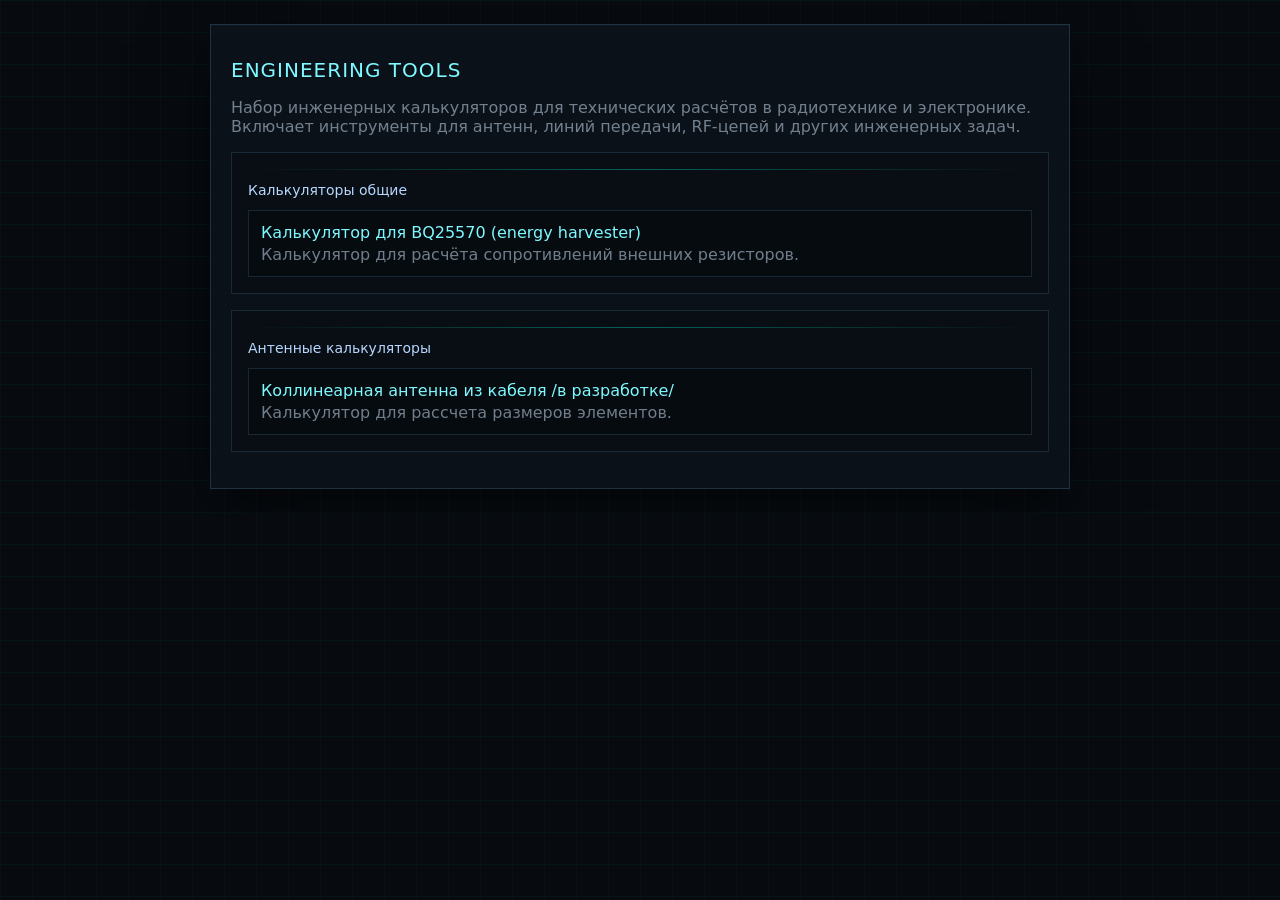
<file: index.html>
<!DOCTYPE html>
<html lang="ru">
<head>
  <meta charset="UTF-8">
  <meta name="viewport" content="width=device-width, initial-scale=1.0">
  <title>Engineering Tools</title>
  <link rel="stylesheet" href="styles.css">
</head>
<body>

<div class="container">

  <h1>ENGINEERING TOOLS</h1>
  <p class="muted">
    Набор инженерных калькуляторов для технических расчётов в радиотехнике и электронике.
    Включает инструменты для антенн, линий передачи, RF-цепей и других инженерных задач.
  </p>

  <div class="block">
    <h2>Калькуляторы общие</h2>

    <div class="links">
      <a href="calc_bq25570/index.html" class="link-card">
        <span class="link-title">Калькулятор для BQ25570 (energy harvester)</span>
        <span class="muted">Калькулятор для расчёта сопротивлений внешних резисторов.</span>
      </a>
    </div>
  </div>


  <div class="block">
    <h2>Антенные калькуляторы</h2>

    <div class="links">
      <a href="calc_collinear/index.html" class="link-card">
        <span class="link-title">Коллинеарная антенна из кабеля /в разработке/</span>
        <span class="muted">Калькулятор для рассчета размеров элементов.</span>
      </a>
    </div>
  </div>
</div>

</body>
</html>
</file>
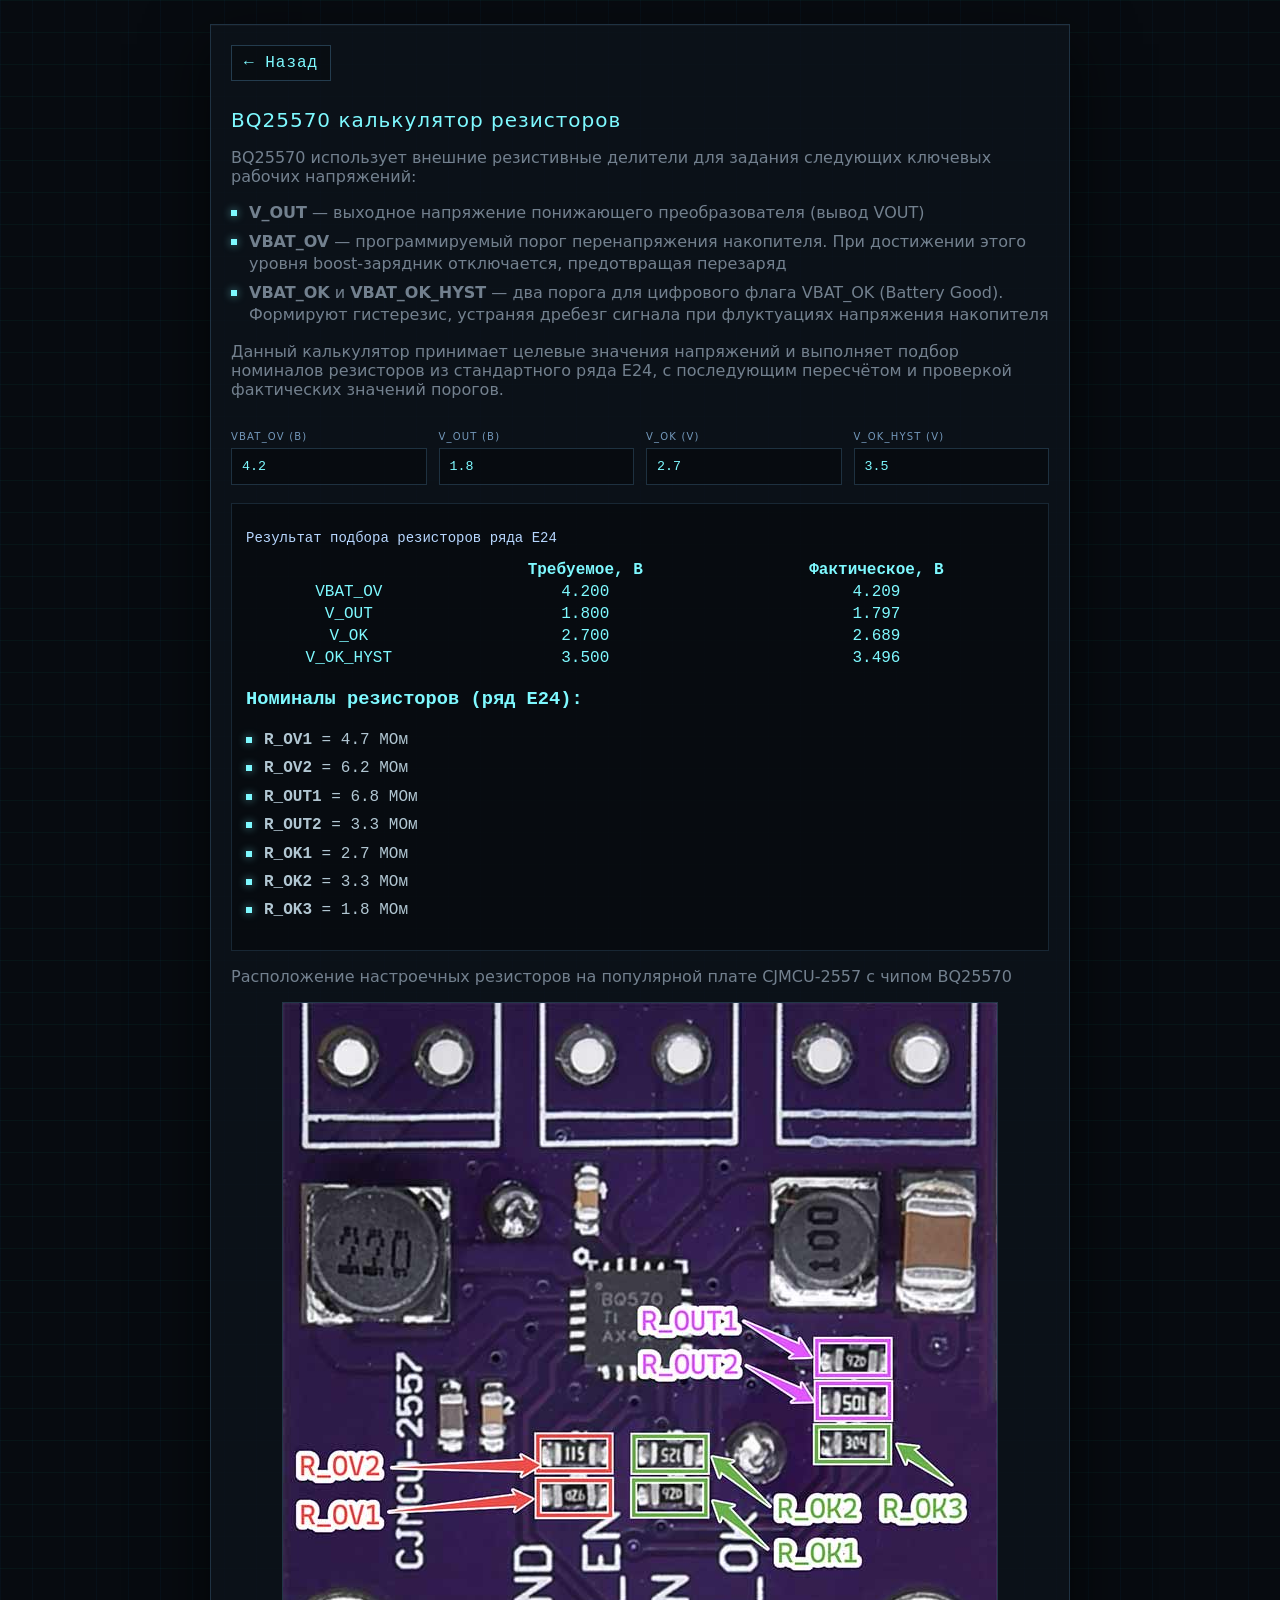
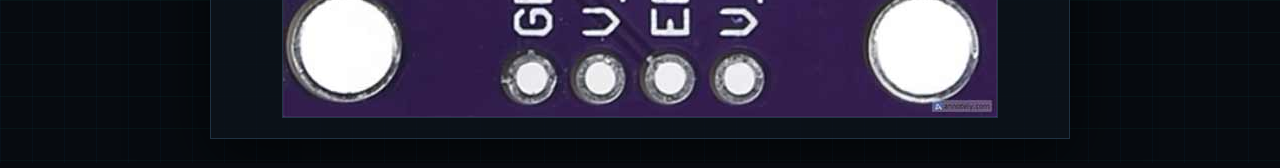
<file: calc_bq25570/index.html>
<!DOCTYPE html>
<html lang="ru">
<head>
    <meta charset="UTF-8">
    <meta name="viewport" content="width=device-width, initial-scale=1.0">
    <title>BQ25570 калькулятор резисторов</title>
    <link rel="stylesheet" href="../styles.css">
</head>
<body>

<div class="container">
  <a href="../index.html" class="back-btn">← Назад</a>
  <h1>BQ25570 калькулятор резисторов</h1>

  <p class="muted">BQ25570 использует внешние резистивные делители для задания следующих ключевых рабочих напряжений:</p>
  <ul class="muted">
    <li><strong>V_OUT</strong> — выходное напряжение понижающего преобразователя (вывод VOUT)</li>
    <li><strong>VBAT_OV</strong> — программируемый порог перенапряжения накопителя. При достижении этого уровня boost-зарядник отключается, предотвращая перезаряд</li>
    <li><strong>VBAT_OK</strong> и <strong>VBAT_OK_HYST</strong> — два порога для цифрового флага VBAT_OK (Battery Good). Формируют гистерезис, устраняя дребезг сигнала при флуктуациях напряжения накопителя</li>
  </ul>
  <p class="muted">Данный калькулятор принимает целевые значения напряжений и выполняет подбор номиналов резисторов из стандартного ряда E24, с последующим пересчётом и проверкой фактических значений порогов.</p>

  <form id="calcForm">
    <div class="inputs4">
      <div class="field">
        <label for="u1">VBAT_OV (В)</label>
        <input id="u1" type="number" step="0.01" min="2.2" max="5.5" value="4.2">
      </div>

      <div class="field">
        <label for="u2">V_OUT (В)</label>
        <input id="u2" type="number" step="0.01" min="1.3" max="5.0" value="1.8">
      </div>

      <div class="field">
        <label for="u3">V_OK (V)</label>
        <input id="u3" type="number" step="0.01" min="1.9" max="5.5" value="2.7">
      </div>

      <div class="field">
        <label for="u4">V_OK_HYST (V)</label>
        <input id="u4" type="number" step="0.01" min="1.9" max="5.5" value="3.5">
      </div>
    </div>
  </form>

  <div id="result" class="result"></div>
  <p class="muted">Расположение настроечных резисторов на популярной плате CJMCU-2557 с чипом BQ25570</p>

  <div class="image-wrapper">
    <img id="boardImage" src="CJMCU_2557_resistors_map.jpg" alt="CJMCU-2557 resistors map">
  </div>

  <!-- modal -->
  <div id="imgModal" class="img-modal">
    <img id="imgModalContent">
  </div>
</div>

<script>
const V_BIAS = 1.21;
const MAX_SUM = 12.0;
const TOLERANCE = 0.05;
const E24_BASE = [1.0, 1.1, 1.2, 1.3, 1.5, 1.6, 1.8, 2.0, 2.2, 2.4, 2.7, 3.0, 3.3, 3.6, 3.9, 4.3, 4.7, 5.1, 5.6, 6.2, 6.8, 7.5, 8.2, 9.1];

const inputs = document.querySelectorAll('.inputs4 input');
const resultDiv = document.getElementById('result');

function calcVout(R1, R2) { return V_BIAS * (1 + R2 / R1); }
function calcVbatOv(R1, R2) { return V_BIAS * (1 + R2 / R1) * 1.5; }
function calcVbatOk(R1, R2, R3) 
{
  const vmin = V_BIAS * (1 + R2 / R1);
  const vmax = V_BIAS * ((R1 + R2 + R3) / R1);
  return { vmin, vmax };
}

function findBestResistors2(target, formula, maxSum = MAX_SUM) {
  let bestError = Infinity;
  let candidates = [];

  for (const R1 of E24_BASE) {
    for (const R2 of E24_BASE) {
      const sum = R1 + R2;
      if (sum > maxSum) continue;
      const calculated = formula(R1, R2);
      const error = Math.abs(calculated - target);
      if (error < bestError) {
        bestError = error;
      }
      candidates.push({ R1, R2, sum, error });
    }
  }

  const bestCandidates = candidates.filter(c => c.error <= bestError * (1 + TOLERANCE));
  bestCandidates.sort((a, b) => b.sum - a.sum);
  const best = bestCandidates[0];
  return best ? [best.R1, best.R2] : null;
}

function findBestResistors3(targetMin, targetMax, maxSum = MAX_SUM) {
  const R3options = [...E24_BASE, ...E24_BASE.map(v => v / 10.0)];
  let bestError = Infinity;
  let candidates = [];

  for (const R1 of E24_BASE) {
    for (const R2 of E24_BASE) {
      for (const R3 of R3options) {
        const sum = R1 + R2 + R3;
        if (sum > maxSum) continue;
        const { vmin, vmax } = calcVbatOk(R1, R2, R3);
        const errMin = Math.abs(vmin - targetMin) / targetMin;
        const errMax = Math.abs(vmax - targetMax) / targetMax;
        const error = Math.max(errMin, errMax);
        if (error < bestError) {
          bestError = error;
        }
        candidates.push({ R1, R2, R3, sum, error });
      }
    }
  }

  if (bestError === Infinity) return null;

  const bestCandidates = candidates.filter(c => c.error <= bestError * (1 + TOLERANCE));
  bestCandidates.sort((a, b) => b.sum - a.sum);
  const best = bestCandidates[0];
  return best ? [best.R1, best.R2, best.R3] : null;
}


function formatResistor(value)
{
  const rounded = Math.round(value * 1e6) / 1e6;
  
  if (rounded < 1)
  {
    let kohm = rounded * 1000;
    if (Math.abs(kohm - Math.round(kohm)) < 0.01)
    {
      return Math.round(kohm) + " кОм";
    }
    else
    {
      return kohm.toFixed(2) + " кОм";
    }
  }
  else
  {
    const mohm = parseFloat(rounded.toFixed(3));
    return mohm + " МОм";
  }
}


function calculate()
{
  const values = Array.from(inputs).map(i => parseFloat(i.value));
  if (values.some(v => isNaN(v)))
  {
    resultDiv.innerHTML = '<span class="muted">Некоторые значения напряжений не являются числом</span>';
    return;
  }

  const [VBAT_OV_target, VOUT_target, V_OK_MIN_target, V_OK_MAX_target] = values;

  const ovRes = findBestResistors2(VBAT_OV_target, calcVbatOv);
  const voutRes = findBestResistors2(VOUT_target, calcVout);
  const okRes = findBestResistors3(V_OK_MIN_target, V_OK_MAX_target);

  if (!ovRes || !voutRes || !okRes)
  {
    resultDiv.innerHTML = '<span class="muted">Не удалось подобрать резисторы.</span>';
    return;
  }

  const actualOv = calcVbatOv(ovRes[0], ovRes[1]);
  const actualVout = calcVout(voutRes[0], voutRes[1]);
  const actualOk = calcVbatOk(okRes[0], okRes[1], okRes[2]);

  resultDiv.innerHTML = `
    <h2>Результат подбора резисторов ряда E24</h2>
    <table class="result-table table-center">
      <thead>
        <tr><th>&nbsp;</th><th>Требуемое, В</th><th>Фактическое, В</th></tr>
      </thead>
      <tbody>
        <tr><td>VBAT_OV</td><td>${VBAT_OV_target.toFixed(3)}</td><td>${actualOv.toFixed(3)}</td></tr>
        <tr><td>V_OUT</td><td>${VOUT_target.toFixed(3)}</td><td>${actualVout.toFixed(3)}</td></tr>
        <tr><td>V_OK</td><td>${V_OK_MIN_target.toFixed(3)}</td><td>${actualOk.vmin.toFixed(3)}</td></tr>
        <tr><td>V_OK_HYST</td><td>${V_OK_MAX_target.toFixed(3)}</td><td>${actualOk.vmax.toFixed(3)}</td></tr>
      </tbody>
    </table>
    <h3>Номиналы резисторов (ряд E24):</h3>
    <ul>
      <li><strong>R_OV1</strong> = ${formatResistor(ovRes[0])}</li>
      <li><strong>R_OV2</strong> = ${formatResistor(ovRes[1])}</li>
      <li><strong>R_OUT1</strong> = ${formatResistor(voutRes[0])}</li>
      <li><strong>R_OUT2</strong> = ${formatResistor(voutRes[1])}</li>
      <li><strong>R_OK1</strong> = ${formatResistor(okRes[0])}</li>
      <li><strong>R_OK2</strong> = ${formatResistor(okRes[1])}</li>
      <li><strong>R_OK3</strong> = ${formatResistor(okRes[2])}</li>
    </ul>`;
}

inputs.forEach(input => {
  input.addEventListener('input', calculate);
  input.addEventListener('wheel', (e) => {
    e.preventDefault();
    const step = parseFloat(input.step) || 0.1;
    const current = parseFloat(input.value) || 0;
    const min = parseFloat(input.min) !== undefined ? parseFloat(input.min) : -Infinity;
    const max = parseFloat(input.max) !== undefined ? parseFloat(input.max) : Infinity;
    const direction = e.deltaY < 0 ? 1 : -1;

    let newValue = current + direction * step;
    newValue = Math.min(max, Math.max(min, newValue));
    newValue = Math.round(newValue * 100) / 100;
    input.value = newValue;
    calculate();
  });
});

calculate();
</script>

<script src="../js/image-modal.js"></script>

</body>
</html>
</file>
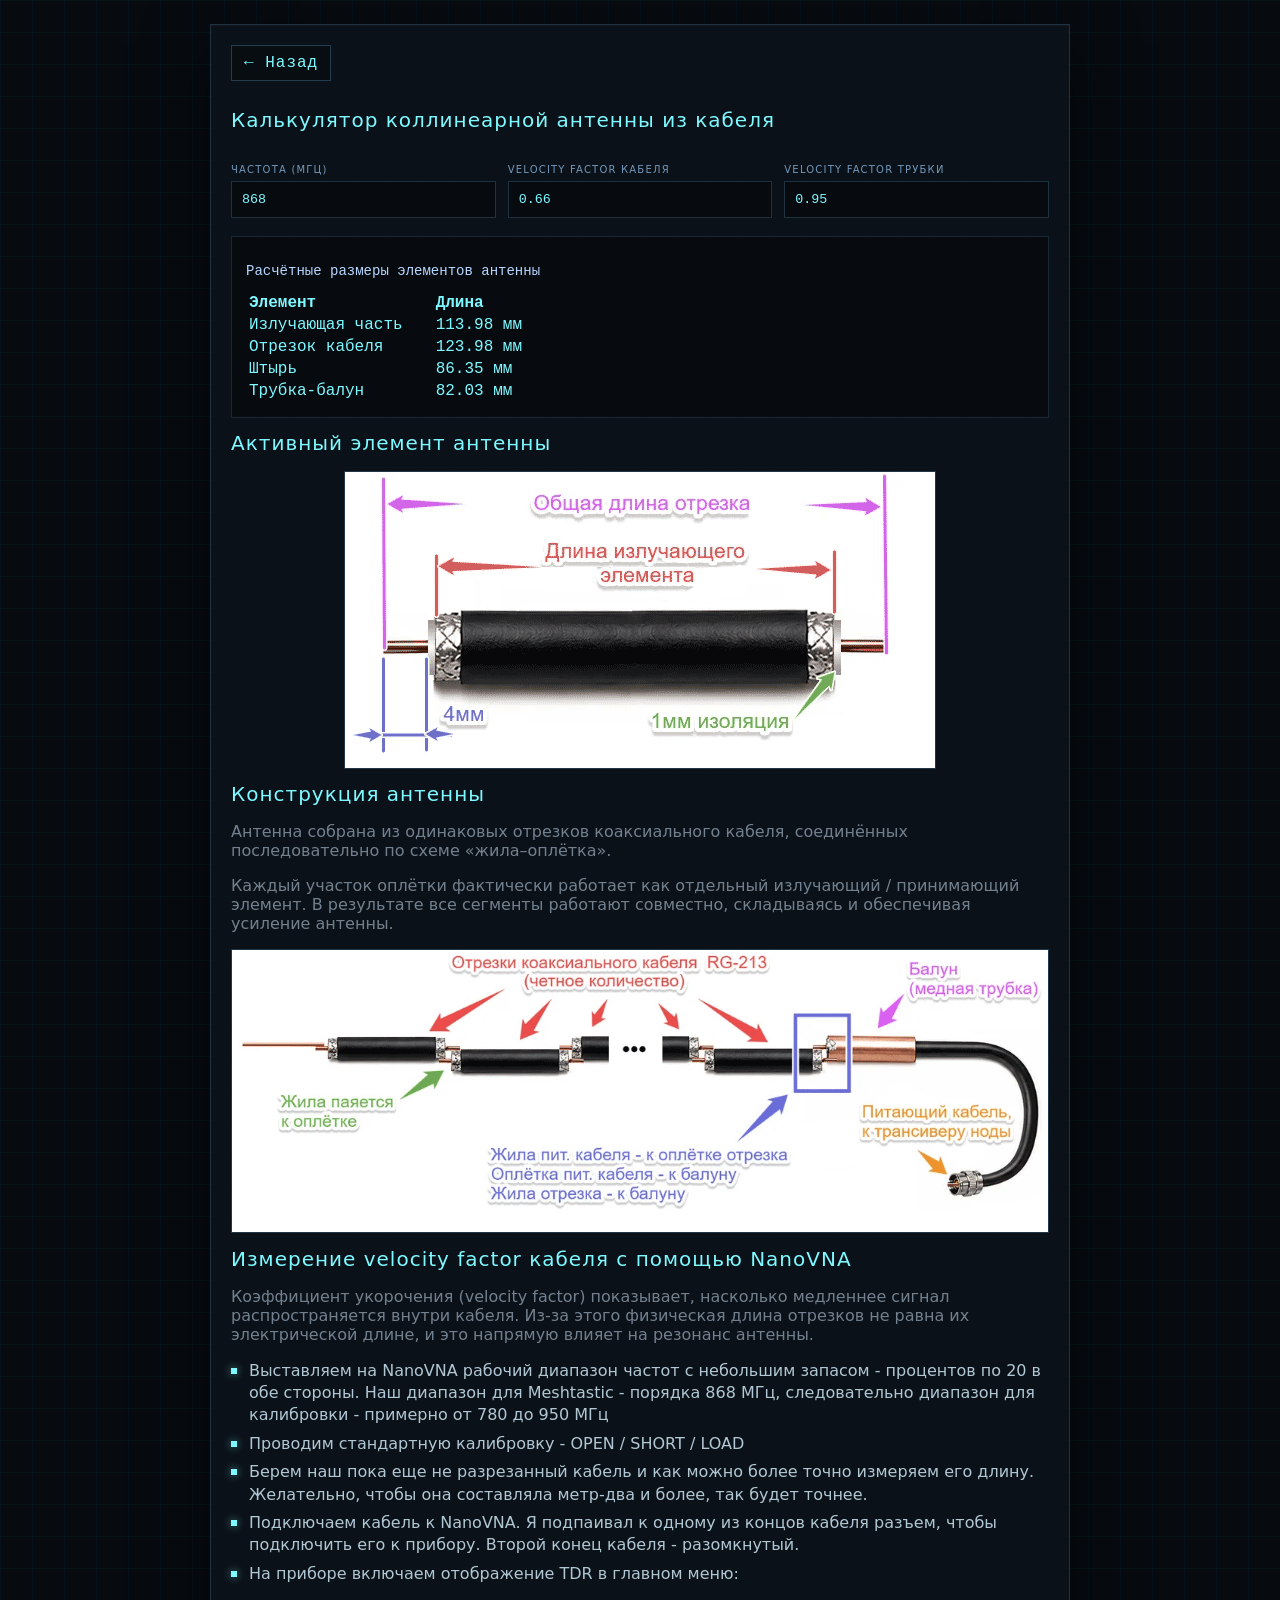
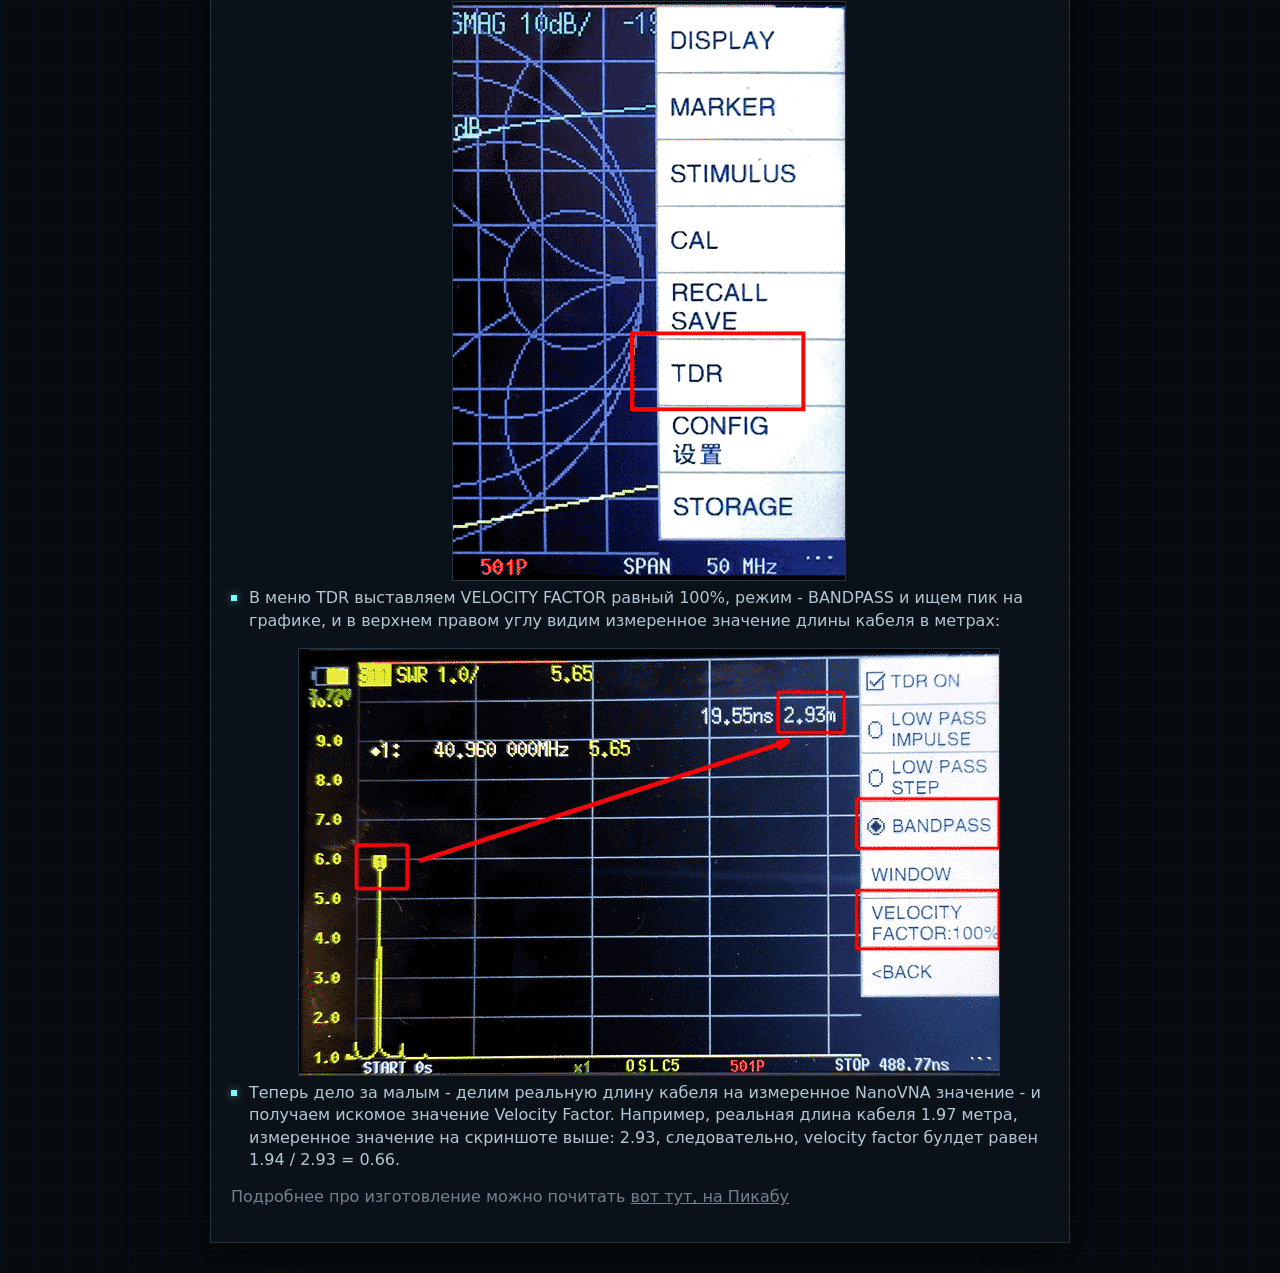
<file: calc_collinear/index.html>
<!DOCTYPE html>
<html lang="ru">
<head>
    <meta charset="UTF-8">
    <meta name="viewport" content="width=device-width, initial-scale=1.0">
    <title>Калькулятор коллинеарной антенны</title>
    <link rel="stylesheet" href="../styles.css">
</head>
<body>

<div class="container">
  <a href="../index.html" class="back-btn">← Назад</a>
  <h1>Калькулятор коллинеарной антенны из кабеля</h1>

  <form id="calcForm">
    <div class="inputs3">
      <div class="field">
        <label for="freq">Частота (МГц)</label>
        <input id="freq" type="number" step="0.01" min="1" max="1000" value="868">
      </div>

      <div class="field">
        <label for="u2">Velocity factor кабеля</label>
        <input id="u2" type="number" step="0.001" min="0.1" max="1.0" value="0.66">
      </div>

      <div class="field">
        <label for="u3">Velocity factor трубки</label>
        <input id="u3" type="number" step="0.001" min="0.1" max="1.0" value="0.95">
      </div>
    </div>
  </form>

  <div id="result" class="result"></div>

  <h1>Активный элемент антенны</h1>
  <div class="image-wrapper">
    <img src="element.png">
  </div>
  
  <h1>Конструкция антенны</h1>
  <p class="muted">Антенна собрана из одинаковых отрезков коаксиального кабеля, соединённых последовательно по схеме «жила–оплётка».</p>
  <p class="muted">Каждый участок оплётки фактически работает как отдельный излучающий / принимающий элемент. В результате все сегменты работают совместно, складываясь и обеспечивая усиление антенны.</p>
  <div class="image-wrapper">
    <img src="construction.png">
  </div>

  <h1>Измерение velocity factor кабеля с помощью NanoVNA</h1>
  <p class="muted">Коэффициент укорочения (velocity factor) показывает, насколько медленнее сигнал распространяется внутри кабеля. Из-за этого физическая длина отрезков не равна их электрической длине, и это напрямую влияет на резонанс антенны.</p>
  <ul>
    <li>Выставляем на NanoVNA рабочий диапазон частот с небольшим запасом - процентов по 20 в обе стороны. Наш диапазон для Meshtastic - порядка 868 МГц, следовательно диапазон для калибровки - примерно от 780 до 950 МГц</li>
    <li>Проводим стандартную калибровку - OPEN / SHORT / LOAD</li>
    <li>Берем наш пока еще не разрезанный кабель и как можно более точно измеряем его длину. Желательно, чтобы она составляла метр-два и более, так будет точнее.</li>
    <li>Подключаем кабель к NanoVNA. Я подпаивал к одному из концов кабеля разъем, чтобы подключить его к прибору. Второй конец кабеля - разомкнутый.</li>
    <li>На приборе включаем отображение TDR в главном меню:
      <div class="image-wrapper">
        <img src="tdr_nanovna0.png">
      </div>
    </li>
    <li>В меню TDR выставляем VELOCITY FACTOR равный 100%, режим - BANDPASS и ищем пик на графике, и в верхнем правом углу видим измеренное значение длины кабеля в метрах:
      <div class="image-wrapper">
        <img src="tdr_nanovna1.png">
      </div>
    </li>
    <li>Теперь дело за малым - делим реальную длину кабеля на измеренное NanoVNA значение - и получаем искомое значение Velocity Factor. Например, реальная длина кабеля 1.97 метра, измеренное значение на скриншоте выше: 2.93, следовательно, velocity factor булдет равен 1.94 / 2.93 = 0.66.</li>
  </ul>
  <p class="muted">Подробнее про изготовление можно почитать <a href="https://pikabu.ru/story/kollinearnaya_antenna_8db_dlya_meshtastic_iz_kabelya_rg213_13944959">вот тут, на Пикабу</a></p>

  <!-- modal -->
  <div id="imgModal" class="img-modal">
    <img id="imgModalContent">
  </div>
</div>

<script>
const inputs = document.querySelectorAll('.inputs3 input');
const resultDiv = document.getElementById('result');
const LIGHT_SPEED = 299792458;
const MHZ = 1000000;
const MM = 1000;
const SOLDER_SIZE = 10; // mm

function calculate()
{
  const values = Array.from(inputs).map(i => parseFloat(i.value));
  if (values.some(v => isNaN(v)))
  {
    resultDiv.innerHTML = '<span class="muted">Некоторые значения не являются числом</span>';
    return;
  }

  const [frequency, vf_cable, vf_tube] = values;

  let Lr = LIGHT_SPEED / (frequency * MHZ) / 2.0 * vf_cable * MM;
  let Lr_r = Lr + SOLDER_SIZE;
  let Ls = LIGHT_SPEED / (frequency * MHZ) / 4.0 * MM;
  let Lb = Ls * vf_tube;

  resultDiv.innerHTML = `
    <h2>Расчётные размеры элементов антенны</h2>
    <table class="result-table table-min">
      <thead>
        <tr><th>Элемент</th><th>Длина</th></tr>
      </thead>
      <tbody>
        <tr><td>Излучающая часть</td><td>${Lr.toFixed(2)} мм</td></tr>
        <tr><td>Отрезок кабеля</td><td>${Lr_r.toFixed(2)} мм</td></tr>
        <tr><td>Штырь</td><td>${Ls.toFixed(2)} мм</td></tr>
        <tr><td>Трубка-балун</td><td>${Lb.toFixed(2)} мм</td></tr>
      </tbody>
    </table>`;
}


inputs.forEach(input => {
  input.addEventListener('input', calculate);
  input.addEventListener('wheel', (e) => {
    e.preventDefault();
    const step = parseFloat(input.getAttribute('step')) || 0.001;
    const stepStr = step.toString();
    const decimals = stepStr.includes('.') ? stepStr.split('.')[1].length : 0;
    const current = parseFloat(input.value) || 0;
    const min = parseFloat(input.min) || -Infinity;
    const max = parseFloat(input.max) || Infinity;
    const direction = e.deltaY < 0 ? 1 : -1;
    let newValue = current + direction * step;
    newValue = Math.min(max, Math.max(min, newValue));
    input.value = newValue.toFixed(decimals);
    calculate();
  });
});

calculate();
</script>

<script src="../js/image-modal.js"></script>

</body>
</html>
</file>
<file: styles.css>
*,
*::before,
*::after {
  box-sizing: border-box;
}

html, body {
    margin: 0;
    padding: 0;
    overflow-x: hidden;
}

/* ===== BASE ===== */

body {
  font-family: "Segoe UI", system-ui, sans-serif;
  color: #cfe7f5;
  background-color: #070b10;
  background-image:
      linear-gradient(rgba(0, 255, 209, 0.04) 1px, transparent 1px),
      linear-gradient(90deg, rgba(0, 140, 255, 0.04) 1px, transparent 1px);
  background-size: 32px 32px;
}

/* ===== CONTAINER ===== */

.container {
  width: 100%;
  max-width: 860px;
  margin: 24px auto;
  padding: 20px;
  background: rgba(12, 18, 26, 0.85);
  border: 1px solid rgba(120, 200, 255, 0.18);
  border-radius: 0px;
  box-shadow: 0 20px 60px rgba(0,0,0,0.6), inset 0 1px 0 rgba(255,255,255,0.03);
}

/* ===== TYPO ===== */

h1 {
  font-weight: 500;
  font-size: 20px;
  color: #7ef9ff;
  letter-spacing: 1px;
  margin-bottom: 12px;
}

h2 {
  font-weight: 400;
  font-size: 14px;
  color: #b7d7ff;
}

.muted {
  color: rgba(200, 220, 240, 0.55);
}

.muted * {
  color: inherit;
}

/* ===== BLOCK ===== */

.block {
  padding: 16px;
  margin-bottom: 16px;
  background: rgba(8, 12, 18, 0.6);
  border: 1px solid rgba(120, 200, 255, 0.15);
  border-radius: 0px;
}

/* тонкая "линия сигнала" */
.block::before {
  content: "";
  display: block;
  width: 100%;
  height: 1px;
  background: linear-gradient(90deg, transparent, rgba(0, 255, 209, 0.35), transparent);
  margin-bottom: 12px;
}

/* ===== FORM ===== */

form {
  width: 100%;
}

.inputs3 {
  display: grid;
  grid-template-columns: repeat(3, minmax(0, 1fr));
  gap: 12px;
  width: 100%;
  margin-bottom: 16px;
  margin-top: 32px;
}

.inputs4 {
  display: grid;
  grid-template-columns: repeat(4, minmax(0, 1fr));
  gap: 12px;
  width: 100%;
  margin-bottom: 16px;
  margin-top: 32px;
}

.field {
  display: flex;
  flex-direction: column;
  gap: 6px;
}

/* label */
label {
  font-size: 10px;
  letter-spacing: 1.2px;
  text-transform: uppercase;
  color: rgba(160, 210, 255, 0.7);
}

/* input*/
input {
  width: 100%;
  min-width: 0;
  padding: 10px;
  background: rgba(0,0,0,0.35);
  color: #7ef9ff;
  border: 1px solid rgba(120, 200, 255, 0.2);
  border-radius: 0px;
  font-family: "Consolas", monospace;
  transition: border 0.15s ease;
}

input:focus {
  outline: none;
  border-color: #7ef9ff;
  box-shadow: 0 0 0 1px rgba(126,249,255,0.25);
}

/* ===== BUTTON ===== */

button {
  padding: 10px 18px;
  background: transparent;
  border: 1px solid rgba(120, 200, 255, 0.3);
  color: #7ef9ff;
  cursor: pointer;
  letter-spacing: 1px;
  border-radius: 0px;
  transition: all 0.15s ease;
}

button:hover {
  border-color: #7ef9ff;
  background: rgba(0,255,209,0.05);
}

/* ===== RESULT ===== */

.result {
  margin-top: 18px;
  padding: 14px;
  background: rgba(0,0,0,0.35);
  border: 1px solid rgba(120, 200, 255, 0.15);
  border-radius: 0px;
  color: #7ef9ff;
  font-family: "Consolas", monospace;
}

/* ===== LINKS ===== */

.links {
  display: flex;
  flex-direction: column;
  gap: 10px;
}

.link-card {
  display: block;
  text-decoration: none;
  padding: 12px;
  border: 1px solid rgba(120, 200, 255, 0.15);
  background: rgba(0,0,0,0.25);
  border-radius: 0px;
  transition: all 0.15s ease;
}

.link-title {
  color: #7ef9ff;
  display: block;
  margin-bottom: 3px;
}

.link-card:hover {
  border-color: #7ef9ff;
  background: rgba(0,255,209,0.06);
}


/* ===== BACK BUTTON ===== */

.back-btn {
  display: inline-block;
  margin-bottom: 14px;
  padding: 8px 12px;
  text-decoration: none;
  color: #7ef9ff;
  border: 1px solid rgba(120, 200, 255, 0.25);
  background: rgba(0,0,0,0.25);
  font-family: "Consolas", monospace;
  letter-spacing: 1px;
  transition: all 0.15s ease;
  border-radius: 0px;
}

.back-btn:hover {
  border-color: #7ef9ff;
  background: rgba(0,255,209,0.06);
}

/* ===== MOBILE ===== */

@media (max-width: 600px) {
  .inputs4 { grid-template-columns: 1fr; }
  .inputs3 { grid-template-columns: 1fr; }
  button { width: 100%; }
  body { font-size: 14px; }
}

/* ===== LIST (UL / LI FIX) ===== */

ul {
  margin: 10px 0 14px 0;
  padding-left: 0;
  list-style: none;
}

li {
  position: relative;
  padding-left: 18px;
  margin-bottom: 6px;
  color: rgba(207, 231, 245, 0.85);
  line-height: 1.4;
}

li::before {
  content: "";
  position: absolute;
  left: 0;
  top: 8px;
  width: 6px;
  height: 6px;
  background: #7ef9ff;
  box-shadow: 0 0 8px rgba(126,249,255,0.6);
}

.result-table {
  width: 100%;
}

.result-table th {
  text-align: left;
}

.table-center td,
.table-center th {
  text-align: center;
}

.table-min {
  width: auto !important;
}

.table-min td {
  padding-right: 30px;
}


.image-wrapper {
  margin-top: 16px;
  display: flex;
  justify-content: center;
}

.image-wrapper img {
  max-width: 100%;
  height: auto;
  cursor: zoom-in;
  border: 1px solid rgba(120, 200, 255, 0.2);
}

/* ===== MODAL ===== */

.img-modal {
  display: none;
  position: fixed;
  z-index: 999;
  left: 0;
  top: 0;
  width: 100%;
  height: 100%;
  background: rgba(0,0,0,0.9);
  justify-content: center;
  align-items: center;
}

.img-modal img {
  max-width: 95%;
  max-height: 95%;
  cursor: zoom-out;
}

.image-wrapper img:hover {
   box-shadow: 0 0 12px rgba(126,249,255,0.4);
}
</file>
